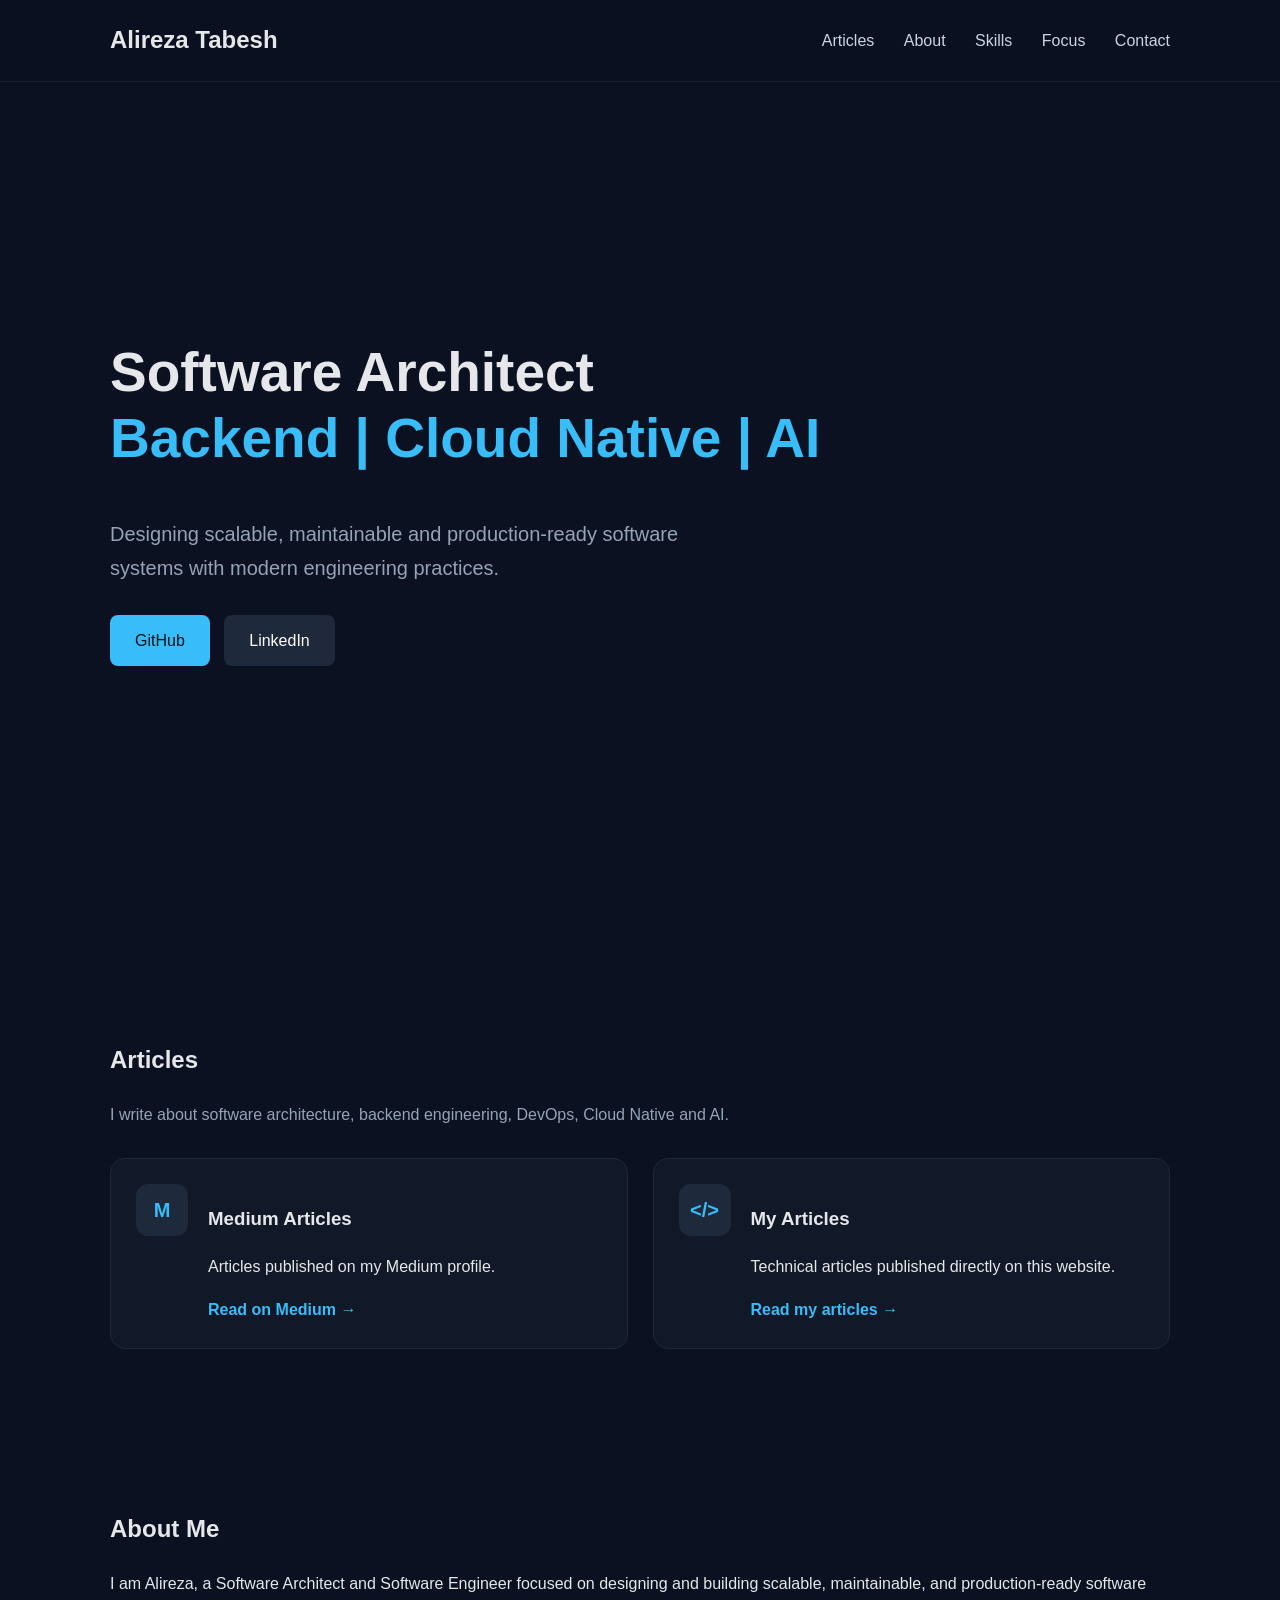
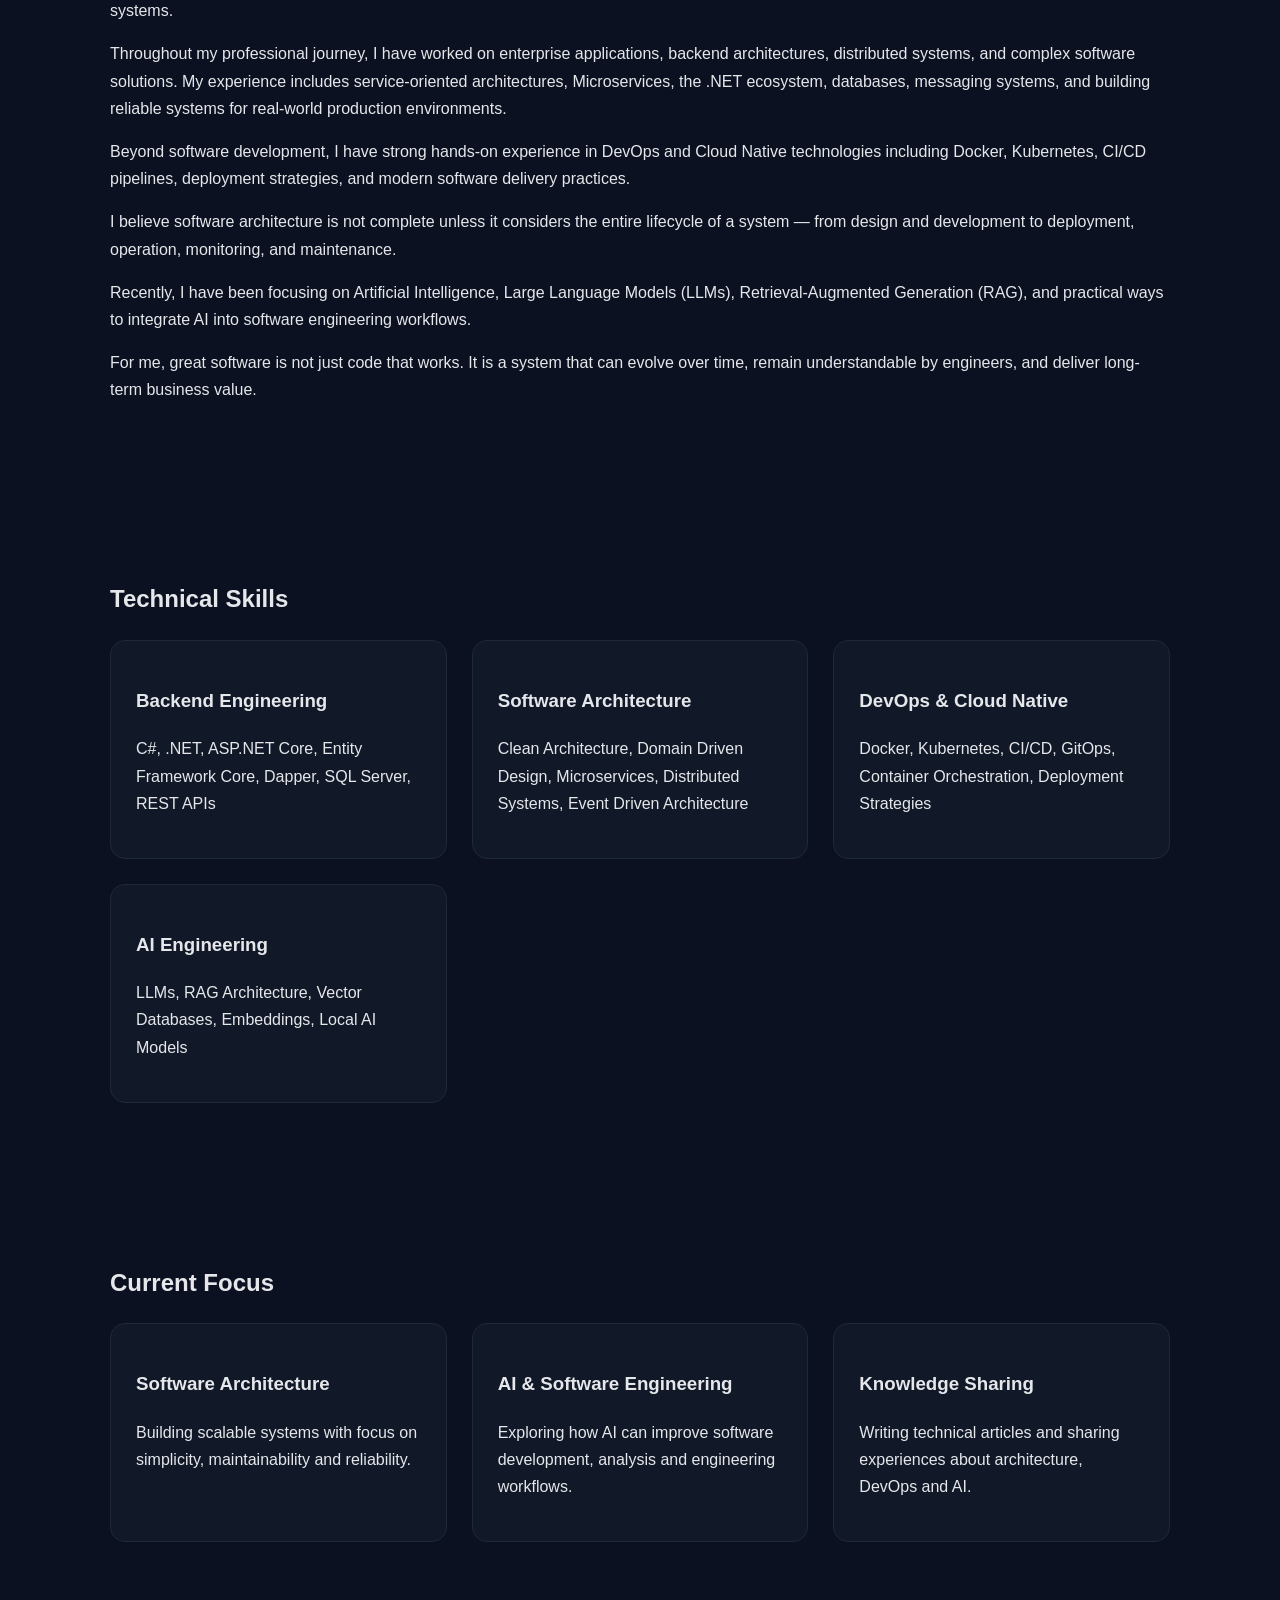
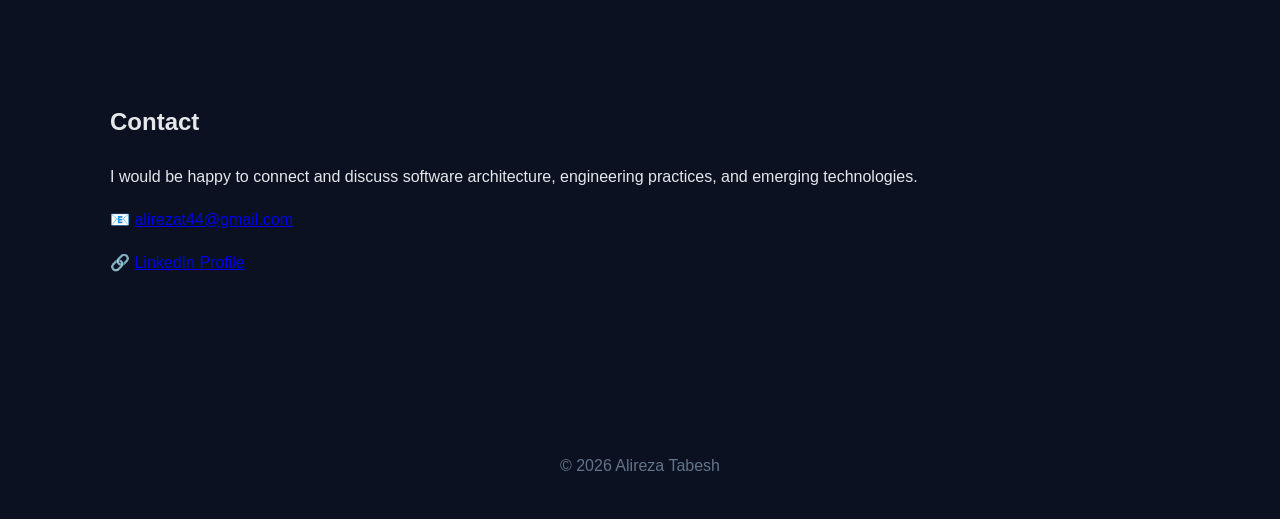
<file: index.html>
<!DOCTYPE html>
<html lang="en">

<head>
    <meta charset="UTF-8">
    <meta name="viewport" content="width=device-width, initial-scale=1.0">

    <title>Alireza Tabesh | Software Architect</title>

    <link rel="stylesheet" href="style.css">
</head>

<body>

<header>
    <nav>
        <h2>Alireza Tabesh</h2>

        <div class="nav-links">
            <a href="#articles">Articles</a>
            <a href="#about">About</a>
            <a href="#skills">Skills</a>
            <a href="#focus">Focus</a>
            <a href="#contact">Contact</a>
        </div>
    </nav>
</header>

<section class="hero">
    <div class="hero-content">
        <h1>
            Software Architect<br>
            <span>Backend | Cloud Native | AI</span>
        </h1>

        <p>
            Designing scalable, maintainable and production-ready
            software systems with modern engineering practices.
        </p>

        <div class="buttons">
            <a class="btn" href="https://github.com/alirezatabesh" target="_blank" rel="noopener">
                GitHub
            </a>

            <a class="btn secondary"
               href="https://www.linkedin.com/in/alireza-tabesh-02b77294/"
               target="_blank"
               rel="noopener">
                LinkedIn
            </a>
        </div>
    </div>
</section>

<section id="articles">
    <h2>Articles</h2>

    <p class="section-intro">
        I write about software architecture, backend engineering,
        DevOps, Cloud Native and AI.
    </p>

    <div class="article-sources">

        <!-- Medium -->
        <div class="article-source card">
            <div class="article-source-icon">M</div>
            <div>
                <h3>Medium Articles</h3>
                <p>
                    Articles published on my Medium profile.
                </p>
                <a class="article-link"
                   href="https://medium.com/@alirezat44"
                   target="_blank"
                   rel="noopener">
                    Read on Medium →
                </a>
            </div>
        </div>

        <!-- Local Markdown Articles -->
        <div class="article-source card">
            <div class="article-source-icon">&lt;/&gt;</div>
            <div>
                <h3>My Articles</h3>
                <p>
                    Technical articles published directly on this website.
                </p>
                <a class="article-link" href="articles.html">
                    Read my articles →
                </a>
            </div>
        </div>

    </div>
</section>

<section id="about">
    <h2>About Me</h2>

    <p>
        I am Alireza, a Software Architect and Software Engineer focused on
        designing and building scalable, maintainable, and production-ready
        software systems.
    </p>

    <p>
        Throughout my professional journey, I have worked on enterprise
        applications, backend architectures, distributed systems, and complex
        software solutions. My experience includes service-oriented architectures,
        Microservices, the .NET ecosystem, databases, messaging systems, and
        building reliable systems for real-world production environments.
    </p>

    <p>
        Beyond software development, I have strong hands-on experience in
        DevOps and Cloud Native technologies including Docker, Kubernetes,
        CI/CD pipelines, deployment strategies, and modern software delivery
        practices.
    </p>

    <p>
        I believe software architecture is not complete unless it considers the
        entire lifecycle of a system — from design and development to deployment,
        operation, monitoring, and maintenance.
    </p>

    <p>
        Recently, I have been focusing on Artificial Intelligence, Large Language
        Models (LLMs), Retrieval-Augmented Generation (RAG), and practical ways
        to integrate AI into software engineering workflows.
    </p>

    <p>
        For me, great software is not just code that works. It is a system that
        can evolve over time, remain understandable by engineers, and deliver
        long-term business value.
    </p>
</section>

<section id="skills">
    <h2>Technical Skills</h2>

    <div class="cards">
        <div class="card">
            <h3>Backend Engineering</h3>
            <p>C#, .NET, ASP.NET Core, Entity Framework Core, Dapper, SQL Server, REST APIs</p>
        </div>

        <div class="card">
            <h3>Software Architecture</h3>
            <p>Clean Architecture, Domain Driven Design, Microservices, Distributed Systems, Event Driven Architecture</p>
        </div>

        <div class="card">
            <h3>DevOps & Cloud Native</h3>
            <p>Docker, Kubernetes, CI/CD, GitOps, Container Orchestration, Deployment Strategies</p>
        </div>

        <div class="card">
            <h3>AI Engineering</h3>
            <p>LLMs, RAG Architecture, Vector Databases, Embeddings, Local AI Models</p>
        </div>
    </div>
</section>

<section id="focus">
    <h2>Current Focus</h2>

    <div class="cards">
        <div class="card">
            <h3>Software Architecture</h3>
            <p>Building scalable systems with focus on simplicity, maintainability and reliability.</p>
        </div>

        <div class="card">
            <h3>AI & Software Engineering</h3>
            <p>Exploring how AI can improve software development, analysis and engineering workflows.</p>
        </div>

        <div class="card">
            <h3>Knowledge Sharing</h3>
            <p>Writing technical articles and sharing experiences about architecture, DevOps and AI.</p>
        </div>
    </div>
</section>

<section id="contact">
    <h2>Contact</h2>

    <p>
        I would be happy to connect and discuss software architecture,
        engineering practices, and emerging technologies.
    </p>

    <p>
        📧 <a href="mailto:alirezat44@gmail.com">alirezat44@gmail.com</a>
    </p>

    <p>
        🔗
        <a href="https://www.linkedin.com/in/alireza-tabesh-02b77294/"
           target="_blank"
           rel="noopener">
            LinkedIn Profile
        </a>
    </p>
</section>

<footer>
    © 2026 Alireza Tabesh
</footer>

</body>
</html>
</file>
<file: style.css>
* {
    box-sizing: border-box;
}

html {
    scroll-behavior: smooth;
    scroll-padding-top: 100px;
}

body {
    margin: 0;
    font-family: Calibri, Tahoma, Inter, Segoe UI, Arial, sans-serif;
    background: #0b1120;
    color: #e5e7eb;
    line-height: 1.7;
}

header {
    position: fixed;
    width: 100%;
    top: 0;
    z-index: 1000;
    background: rgba(11, 17, 32, .8);
    backdrop-filter: blur(10px);
    border-bottom: 1px solid rgba(255,255,255,.05);
}

nav {
    max-width: 1100px;
    margin: auto;
    display: flex;
    justify-content: space-between;
    align-items: center;
    padding: 20px;
}

nav h2 {
    margin: 0;
}

.nav-links a {
    color: #cbd5e1;
    text-decoration: none;
    margin-left: 25px;
}

.nav-links a:hover {
    color: white;
}

.hero {
    min-height: 100vh;
    display: flex;
    align-items: center;
    max-width: 1100px;
    margin: auto;
    padding: 80px 20px 20px;
}

.hero h1 {
    font-size: 55px;
    line-height: 1.2;
}

.hero span {
    color: #38bdf8;
}

.hero p {
    max-width: 600px;
    font-size: 20px;
    color: #94a3b8;
}

.buttons {
    margin-top: 30px;
}

.btn {
    display: inline-block;
    padding: 12px 25px;
    background: #38bdf8;
    color: #001018;
    border-radius: 8px;
    text-decoration: none;
    margin-right: 10px;
}

.secondary {
    background: #1e293b;
    color: white;
}

section {
    max-width: 1100px;
    margin: 100px auto;
    padding: 20px;
}

.section-intro {
    color: #94a3b8;
    max-width: 700px;
}

.article-sources {
    display: grid;
    grid-template-columns: repeat(auto-fit, minmax(min(300px, 100%), 1fr));
    gap: 25px;
    margin-top: 30px;
}

.article-source {
    display: flex;
    gap: 20px;
    align-items: flex-start;
}

.article-source > div:last-child {
    min-width: 0;
    overflow-wrap: anywhere;
}

.article-source-icon {
    min-width: 52px;
    height: 52px;
    display: flex;
    align-items: center;
    justify-content: center;
    border-radius: 12px;
    background: #1e293b;
    color: #38bdf8;
    font-weight: 700;
    font-size: 20px;
}

.article-link {
    color: #38bdf8;
    text-decoration: none;
    font-weight: 600;
}

.article-link:hover {
    text-decoration: underline;
}

.cards {
    display: grid;
    grid-template-columns: repeat(auto-fit, minmax(min(250px, 100%), 1fr));
    gap: 25px;
}

.card {
    background: #111827;
    padding: 25px;
    border-radius: 15px;
    border: 1px solid #1f2937;
}

.card:hover {
    transform: translateY(-5px);
    transition: .3s;
}

.articles-page {
    padding-top: 100px;
}

.articles-header {
    margin-top: 20px;
    margin-bottom: 40px;
}

.local-articles,
.article-viewer {
    margin-top: 20px;
}

.article-error {
    margin-bottom: 25px;
}

.articles-header h1 {
    font-size: 48px;
    margin-bottom: 10px;
}

.articles-header p {
    color: #94a3b8;
}

.back-link {
    color: #94a3b8;
    text-decoration: none;
}

.back-link:hover {
    color: white;
}

.article-card h3 {
    margin-top: 8px;
}

.article-meta {
    color: #64748b;
    font-size: 14px;
}

.article-viewer {
    max-width: 850px;
}

.article-viewer article {
    margin-top: 35px;
    background: #111827;
    border: 1px solid #1f2937;
    border-radius: 15px;
    padding: 45px;
}

.article-viewer article h1,
.article-viewer article h2,
.article-viewer article h3 {
    line-height: 1.3;
}

.article-viewer article h1 {
    font-size: 42px;
}

.article-viewer article h2 {
    margin-top: 45px;
}

.article-viewer article a {
    color: #38bdf8;
}

.article-viewer article code {
    background: #020617;
    padding: 3px 6px;
    border-radius: 5px;
}

.article-viewer article pre {
    background: #020617;
    padding: 20px;
    overflow-x: auto;
    border-radius: 10px;
}

.article-viewer article img {
    max-width: 100%;
    border-radius: 10px;
}

.loading {
    color: #94a3b8;
}

footer {
    text-align: center;
    padding: 40px;
    color: #64748b;
}

@media (max-width: 700px) {
    html {
        scroll-padding-top: 160px;
    }

    .articles-page {
        padding-top: 140px;
    }

    nav {
        flex-direction: column;
        gap: 10px;
    }

    .nav-links a {
        margin: 0 8px;
    }

    .hero h1 {
        font-size: 40px;
    }

    .article-viewer article {
        padding: 25px;
    }

    .article-viewer article h1 {
        font-size: 32px;
    }
}

#article-content {
    direction: rtl;
}

pre, code {
    direction: ltr;
}
</file>
